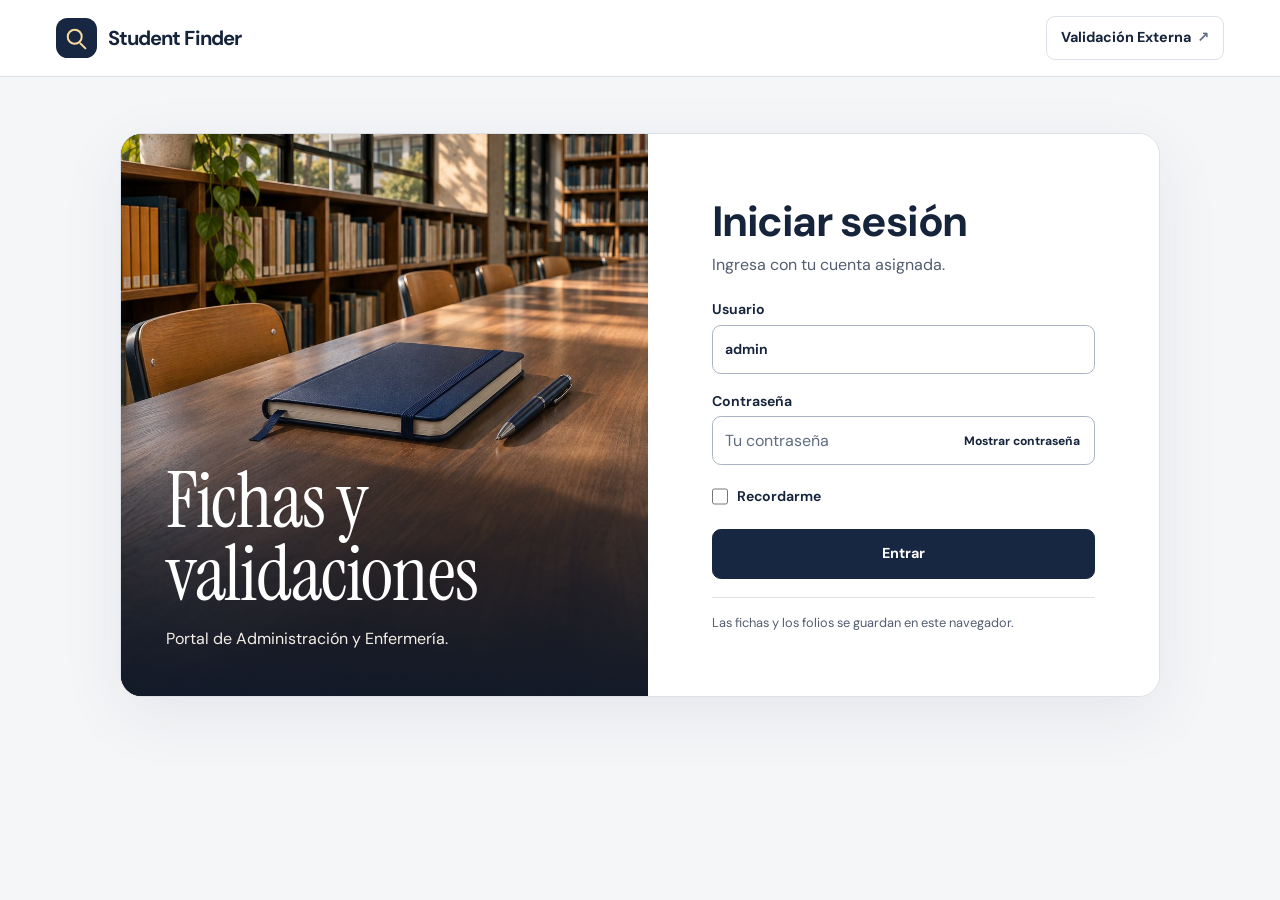
<file: index.html>
<!doctype html>
<html lang="es">
<head>
    <meta charset="utf-8">
    <meta name="viewport" content="width=device-width, initial-scale=1">
    <meta name="referrer" content="no-referrer">
    <meta http-equiv="Content-Security-Policy" content="default-src 'self'; script-src 'self' https://cdn.sheetjs.com; style-src 'self'; connect-src 'none'; img-src 'self' data:; object-src 'none'; base-uri 'none'; form-action 'none'">
    <title>Student Finder</title>
    <link rel="stylesheet" href="portal-local.css?v=18">
    <script src="https://cdn.sheetjs.com/xlsx-0.20.3/package/dist/xlsx.full.min.js"
        integrity="sha384-EnyY0/GSHQGSxSgMwaIPzSESbqoOLSexfnSMN2AP+39Ckmn92stwABZynq1JyzdT" crossorigin="anonymous" defer></script>
    <script type="module" src="portal-local.js?v=18"></script>
</head>
<body>
    <header class="app-header">
        <div class="header-inner">
            <div class="brand">
                <span class="brand-mark" aria-hidden="true"><span class="brand-lens"></span></span>
                <strong>Student Finder</strong>
            </div>
            <nav aria-label="Menú principal">
                <a class="button secondary external-link" href="validacion.html" target="_blank" rel="noopener">Validación Externa <span aria-hidden="true">↗</span></a>
                <span id="connected-user" class="connected-user" hidden></span>
                <button id="load-data" class="button primary" type="button" hidden>+ Agregar validación</button>
                <button id="logout" class="button quiet" type="button" hidden>Cerrar sesión</button>
            </nav>
        </div>
    </header>
    <main>
        <section id="entry" class="entry">
            <div class="entry-info">
                <div class="entry-caption">
                    <h1>Fichas y<br>
                        validaciones</h1>
                    <p>Portal de Administración y Enfermería.</p>
                </div>
            </div>
            <form id="login" class="panel stack" aria-describedby="login-hint">
                <div class="login-heading">
                    <h2>Iniciar sesión</h2>
                    <p id="login-hint" class="muted">Ingresa con tu cuenta asignada.</p>
                </div>
                <label>Usuario
                    <input name="username" autocomplete="username" required maxlength="32" autocapitalize="none" spellcheck="false" placeholder="Tu usuario" value="admin">
                </label>
                <label for="sign-in-password" class="password-label">Contraseña</label>
                <div class="password-field">
                    <input id="sign-in-password" name="password" type="password" autocomplete="current-password" required maxlength="256" placeholder="Tu contraseña">
                    <button id="reveal" class="button quiet" type="button" aria-controls="sign-in-password" aria-pressed="false">Mostrar contraseña</button>
                </div>
                <label class="check"><input name="remember" type="checkbox"> Recordarme</label>
                <button id="enter" class="button primary" type="submit" disabled>Entrar</button>
                <p id="login-status" class="message" role="status"></p>
                <p class="local-note">Las fichas y los folios se guardan en este navegador.</p>
                <noscript>Activa JavaScript para usar el portal.</noscript>
            </form>
        </section>

        <section id="workspace" class="stack workspace" hidden>
            <div class="welcome">
                <div>
                    <p class="eyebrow" id="role-label"></p>
                    <h1 id="welcome-title">Bienvenido</h1>
                </div>
            </div>
            <input id="import-file" type="file" accept=".xlsx,.xls" aria-label="Archivo de estudiantes" hidden>
            <section class="panel stack roster-panel" aria-labelledby="search-title">
                <div class="section-heading">
                    <h2 id="search-title">Buscar alumnos</h2>
                    <div class="actions">
                        <button id="open-import" class="button secondary" type="button" hidden>Cargar datos de Excel</button>
                        <button id="open-users" class="button secondary" type="button" hidden>Gestión de usuarios</button>
                        <button id="new-student" class="button secondary" type="button">Nuevo estudiante</button>
                    </div>
                </div>
                <label class="search-field"><span id="search-label">Nombre, apellido, curso o folio</span>
                    <span class="search-input">
                        <span class="brand-lens" aria-hidden="true"></span>
                        <input id="search" type="search" placeholder="Escribe para buscar" autocomplete="off" maxlength="160" aria-describedby="search-keyboard">
                    </span>
                </label>
                <p id="import-status" class="message" role="status" aria-atomic="true"></p>
                <p id="import-notes" class="muted import-notes"></p>
                <div id="search-results" class="stack" hidden>
                    <p id="search-keyboard" class="muted keyboard-hint" hidden>Usa ↑ y ↓ para elegir un estudiante y Enter para abrir su ficha.</p>
                    <p id="search-status" class="result-count" role="status"></p>
                    <div id="empty-results" class="empty-results" hidden>
                        <span class="empty-icon" aria-hidden="true"><span class="brand-lens"></span></span>
                        <p id="empty-results-message" class="muted"></p>
                    </div>
                    <ul id="results" class="list" aria-label="Resultados de búsqueda"></ul>
                </div>
            </section>
            <section id="student-card" class="panel stack student-card" hidden>
                <div class="student-heading">
                    <h2 id="student-name" tabindex="-1"></h2>
                    <div class="student-meta">
                        <p id="student-course" class="muted"></p>
                        <p id="student-rut" class="muted" hidden></p>
                    </div>
                </div>
                <div id="contact-cards" class="contact-cards"></div>
                <div class="actions student-actions">
                    <button id="copy-student" class="button secondary" type="button">Copiar datos</button>
                </div>
                <section id="student-validation-history" class="validation-history" hidden aria-labelledby="student-history-title">
                    <h3 id="student-history-title">Historial de validaciones</h3>
                    <ul id="student-history" class="list" aria-label="Historial de validaciones"></ul>
                </section>
            </section>
            <p id="workspace-status" class="message" role="status"></p>
        </section>
    </main>

    <dialog id="users-dialog" class="wide-dialog" aria-labelledby="users-title">
        <div class="stack">
            <div class="section-heading"><h2 id="users-title">Gestión de usuarios</h2><button type="button" class="button close">Cerrar</button></div>
            <div class="table-scroll"><table class="data-table">
                <thead><tr><th scope="col">Usuario</th><th scope="col">Rol</th><th scope="col">Estado</th><th scope="col">Acceso temporal</th><th scope="col">Acciones</th></tr></thead>
                <tbody id="user-list"></tbody>
            </table></div>
            <form id="user-form" class="stack">
                <h3 id="user-form-title">Crear usuario</h3>
                <div class="form-pair">
                    <label>Nombre de usuario <input name="username" required minlength="3" maxlength="32" autocomplete="off"></label>
                    <label>Rol <select name="role"><option value="consulta">Consulta</option><option value="admin">Administrador</option></select></label>
                </div>
                <label class="check"><input name="active" type="checkbox" checked> Cuenta activa</label>
                <p id="user-status" class="message" role="status"></p>
                <div class="actions"><button type="submit" class="button primary">Guardar usuario</button><button id="new-user" type="button" class="button secondary">Nuevo usuario</button></div>
            </form>
        </div>
    </dialog>

    <dialog id="password-dialog" aria-labelledby="password-title">
        <form id="password-change" class="stack">
            <h2 id="password-title">Cambia tu contraseña temporal</h2>
            <p class="muted">Elige una contraseña nueva de al menos 12 caracteres para esta cuenta en este navegador.</p>
            <label>Nueva contraseña <input name="password" type="password" minlength="12" maxlength="256" autocomplete="new-password" required></label>
            <label>Repite la contraseña <input name="confirmation" type="password" minlength="12" maxlength="256" autocomplete="new-password" required></label>
            <p id="password-status" class="message" role="status"></p>
            <div class="actions">
                <button type="submit" class="button primary">Guardar y entrar</button>
                <button type="button" class="button close">Volver</button>
            </div>
        </form>
    </dialog>

    <dialog id="record-dialog" aria-labelledby="record-title">
        <form id="record-form" class="stack">
            <h2 id="record-title">Agregar validación</h2>
            <p id="record-student" class="muted" hidden></p>
            <fieldset id="record-person">
                <legend>Alumno</legend>
                <div class="form-pair">
                    <label>Nombre <input name="given_names" required maxlength="100"></label>
                    <label>Apellidos <input name="family_names" required maxlength="100"></label>
                    <label id="record-rut">RUT <input name="rut" maxlength="16" placeholder="12.345.678-K"></label>
                    <label>Curso <input name="course" maxlength="80"></label>
                </div>
            </fieldset>
            <fieldset>
                <legend>Validación</legend>
                <div class="form-pair">
                    <label>Código o folio <input name="code" maxlength="64" placeholder="Se genera si lo dejas vacío"></label>
                    <label>Tipo de validación <input name="type" required maxlength="80"></label>
                    <label>Fecha de emisión <input name="issuedOn" type="date" required></label>
                    <label>Fecha de vencimiento <input name="expiresOn" type="date"></label>
                </div>
                <label>Estado
                    <select name="state"><option value="vigente">Vigente</option><option value="vencido">Vencido</option><option value="anulado">Anulado</option></select>
                </label>
                <label>Observaciones <textarea name="notes" rows="3" maxlength="1000"></textarea></label>
                <label class="check" id="publish-validation"><input name="published" type="checkbox"> Autorizar Validación Externa</label>
            </fieldset>
            <p id="record-status" class="message" role="status"></p>
            <div class="actions">
                <button type="submit" class="button primary">Guardar validación</button>
                <button type="button" class="button close">Cancelar</button>
            </div>
        </form>
    </dialog>

    <dialog id="student-dialog" aria-labelledby="student-title">
        <form id="student-form" class="stack">
            <h2 id="student-title">Ficha del estudiante</h2>
            <div class="form-pair">
                <label class="form-full">Nombre completo <input name="name" required maxlength="200"></label>
                <label>Curso <input name="course" maxlength="80"></label>
                <label id="student-rut-input">RUT <input name="rut" maxlength="16"></label>
            </div>
            <fieldset class="form-pair">
                <legend>Apoderado académico</legend>
                <label class="form-full">Nombre <input name="academic_name" maxlength="200"></label>
                <label>Teléfono <input name="academic_phone" type="tel" maxlength="80"></label>
                <label>Correo <input name="academic_email" type="email" maxlength="254"></label>
            </fieldset>
            <fieldset id="financial-fields" class="form-pair">
                <legend>Apoderado de cuentas</legend>
                <label class="check form-full"><input id="same-contact" type="checkbox"> Mismo apoderado</label>
                <label class="form-full">Nombre <input name="financial_name" maxlength="200"></label>
                <label>Teléfono <input name="financial_phone" type="tel" maxlength="80"></label>
                <label>Correo <input name="financial_email" type="email" maxlength="254"></label>
            </fieldset>
            <p id="student-status" class="message" role="status"></p>
            <div class="actions">
                <button type="submit" class="button primary">Guardar</button>
                <button type="button" class="button close">Cancelar</button>
            </div>
        </form>
    </dialog>
    <dialog id="folio-dialog" aria-labelledby="folio-title">
        <form id="folio-form" class="stack">
            <h2 id="folio-title">Folio de validación</h2>
            <label>Vigente hasta <input name="expiresOn" type="date"></label>
            <label class="check"><input name="published" type="checkbox"> Autorizar consulta del estado</label>
            <label class="check"><input name="annulled" type="checkbox"> Anular folio</label>
            <div id="folio-result" class="stack" hidden>
                <label>Folio <input id="folio-code" readonly></label>
                <button id="copy-folio" class="button secondary" type="button">Copiar folio</button>
            </div>
            <p id="folio-status" class="message" role="status"></p>
            <div class="actions">
                <button type="submit" class="button primary">Guardar folio</button>
                <button type="button" class="button close">Cerrar</button>
            </div>
        </form>
    </dialog>
</body>
</html>
</file>
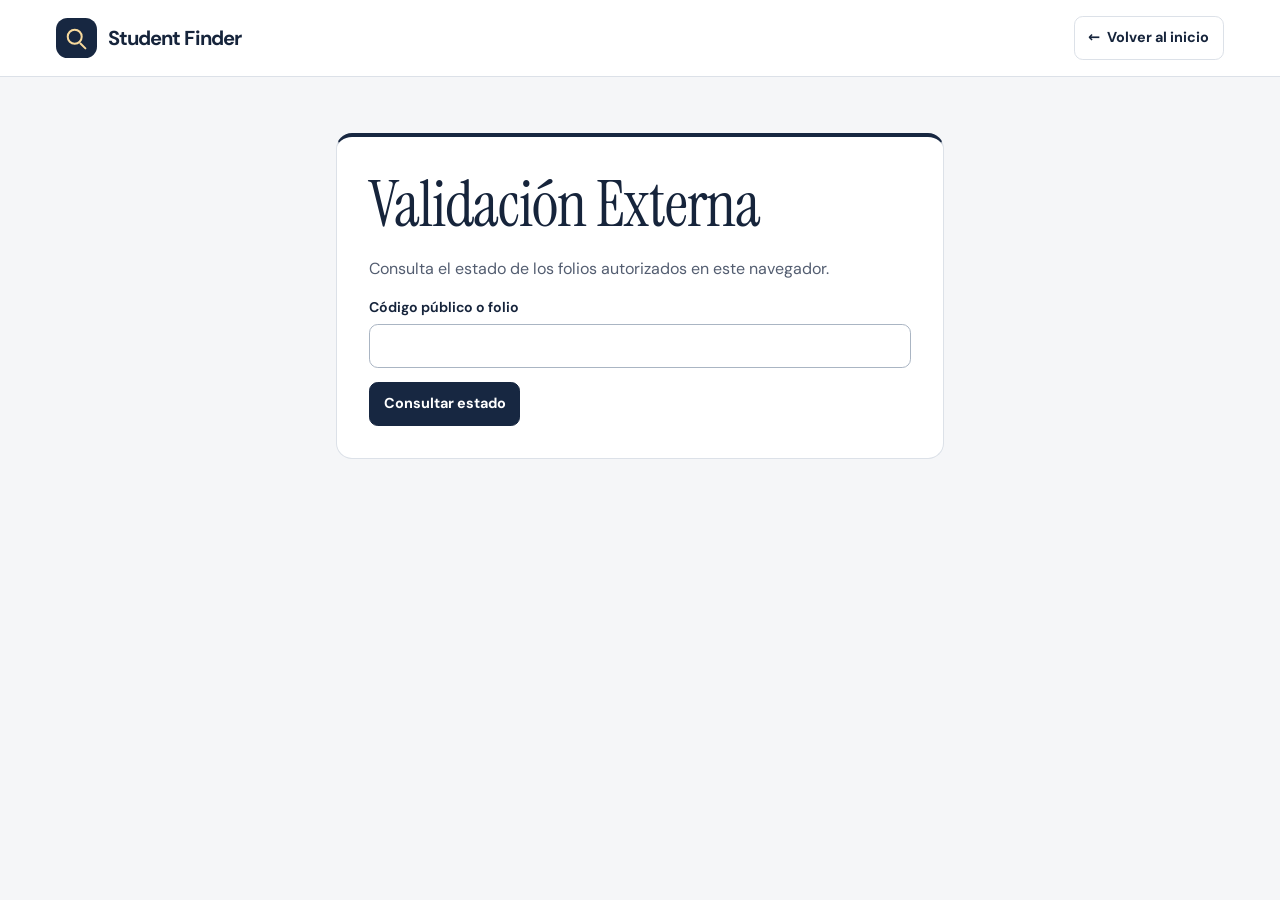
<file: validacion.html>
<!doctype html>
<html lang="es">
<head>
    <meta charset="utf-8">
    <meta name="viewport" content="width=device-width, initial-scale=1">
    <meta name="referrer" content="no-referrer">
    <meta http-equiv="Content-Security-Policy" content="default-src 'self'; script-src 'self'; style-src 'self'; connect-src 'none'; object-src 'none'; base-uri 'none'; form-action 'none'">
    <title>Validación Externa · Student Finder</title>
    <link rel="stylesheet" href="portal-local.css?v=18">
    <script type="module" src="validacion.js?v=15"></script>
</head>
<body>
    <header class="app-header">
        <div class="header-inner">
            <div class="brand">
                <span class="brand-mark" aria-hidden="true"><span class="brand-lens"></span></span>
                <strong>Student Finder</strong>
            </div>
            <a class="button secondary" href="./"><span aria-hidden="true">←&ensp;</span>Volver al inicio</a>
        </div>
    </header>
    <main class="external-main">
        <section class="panel stack external-panel">
            <h1>Validación Externa</h1>
            <p class="muted">Consulta el estado de los folios autorizados en este navegador.</p>
            <form id="public-validation" class="stack">
                <label>Código público o folio
                    <input name="code" required maxlength="40" spellcheck="false" autocomplete="off" autocapitalize="none">
                </label>
                <button class="button primary" type="submit">Consultar estado</button>
            </form>
            <p class="message" id="public-status" role="status"></p>
        </section>
    </main>
</body>
</html>
</file>
<file: portal-local.css>
@font-face {
    font-family: "DM Sans";
    src: url("dm-sans.woff2") format("woff2");
    font-weight: 400 700;
    font-display: swap;
}
@font-face {
    font-family: "Instrument Serif";
    src: url("instrument-serif.woff2") format("woff2");
    font-weight: 400;
    font-display: swap;
}
:root {
    color-scheme: light;
    --ink: #16243b;
    --muted: #535d70;
    --navy: #172741;
    --navy-hover: #263c5d;
    --line: #dce1e8;
    --white: #fff;
    --canvas: #f5f6f8;
    --tint: #eef2f7;
    --danger: #9a352e;
    --display: "Instrument Serif", Georgia, serif;
    font: 16px/1.5 "DM Sans", system-ui, sans-serif;
    color: var(--ink);
    background: var(--canvas);
}
* { box-sizing: border-box; }
[hidden] { display: none !important; }
body { margin: 0; min-height: 100vh; }
p, h1, h2, h3 { margin: 0; }
h1, h2, h3 { line-height: 1.13; }
h2 { font-size: clamp(1.3rem, 3vw, 1.65rem); letter-spacing: -.035em; }
input, button, select, textarea { font: inherit; }
:focus-visible { outline: 3px solid #315fa4; outline-offset: 3px; }

.app-header { background: var(--white); border-bottom: 1px solid var(--line); }
.header-inner {
    max-width: 78rem;
    min-height: 4.75rem;
    margin: 0 auto;
    padding: .75rem clamp(1rem, 4vw, 2.5rem);
    display: flex;
    align-items: center;
    justify-content: space-between;
    gap: .65rem 1rem;
    flex-wrap: wrap;
}
.brand, nav, .actions { display: flex; gap: .55rem; align-items: center; flex-wrap: wrap; }
.brand { gap: .68rem; flex-wrap: nowrap; }
.brand strong { letter-spacing: -.045em; font-size: 1.26rem; white-space: nowrap; }
.brand-mark {
    display: grid;
    place-items: center;
    flex: 0 0 2.55rem;
    width: 2.55rem;
    height: 2.55rem;
    border-radius: .72rem;
    background: var(--navy);
    color: #f8da9d;
}
.brand-lens {
    display: block;
    position: relative;
    width: 1rem;
    height: 1rem;
    border-radius: 50%;
    border: 2px solid currentColor;
    transform: translate(-.08rem, -.08rem);
}
.brand-lens::after {
    content: "";
    position: absolute;
    top: 88%;
    left: 88%;
    width: .58rem;
    height: .13rem;
    border-radius: .15rem;
    background: currentColor;
    transform: rotate(45deg);
    transform-origin: left center;
}
.connected-user {
    display: inline-flex;
    align-items: center;
    gap: .4rem;
    margin-inline: .35rem;
    color: var(--ink);
    font-size: .88rem;
    font-weight: 700;
}
.connected-user::before { content: ""; width: .45rem; height: .45rem; border-radius: 50%; background: #35816b; }
.external-link span { margin-left: .4rem; color: #5c6c85; }
main {
    width: min(76rem, 100%);
    margin: 0 auto;
    padding: clamp(1.25rem, 5vw, 3.5rem) clamp(1rem, 4vw, 2.5rem) 3.5rem;
}

.entry {
    display: grid;
    grid-template-columns: minmax(0, 1.03fr) minmax(0, 1fr);
    width: min(65rem, 100%);
    margin: 0 auto;
    min-height: 35rem;
    border-radius: 1.35rem;
    overflow: hidden;
    background: var(--white);
    border: 1px solid var(--line);
    box-shadow: 0 18px 65px #15294413;
}
.entry-info {
    display: grid;
    align-items: end;
    padding: clamp(1.35rem, 4vw, 2.8rem);
    background:
        linear-gradient(180deg, transparent 32%, #101c2b38 54%, #101929f2 100%),
        url("portada-biblioteca.jpg") center 51% / cover no-repeat var(--navy);
    color: var(--white);
}
.entry-caption h1, .welcome h1, .external-panel h1 {
    font-family: var(--display);
    font-weight: 400;
    letter-spacing: -.015em;
}
.entry-caption h1 { font-size: clamp(3.2rem, 6.1vw, 5.6rem); line-height: .93; }
.entry-caption p { margin-top: 1.05rem; color: #f5efe7; font-size: clamp(.87rem, 2vw, 1rem); }
.panel {
    background: var(--white);
    border: 1px solid var(--line);
    border-radius: 1rem;
    padding: clamp(1.1rem, 3.2vw, 2rem);
}
.entry .panel {
    align-content: center;
    gap: 1.06rem;
    border: 0;
    padding: clamp(1.6rem, 5vw, 4rem);
}
.login-heading { margin-bottom: .28rem; }
.login-heading h2 { font-size: clamp(1.9rem, 4vw, 2.65rem); margin-bottom: .45rem; }
.password-label { margin-bottom: -.8rem; }
.password-field { position: relative; }
.password-field #sign-in-password { padding-right: 9.1rem; }
.password-field .button {
    position: absolute;
    inset: 50% .38rem auto auto;
    transform: translateY(-50%);
    width: 8.4rem;
    font-size: .76rem;
    padding: .1rem .25rem;
}
.entry input:not([type="checkbox"]) { min-height: 49px; }
.entry .button.primary { min-height: 50px; margin-top: .12rem; }
.local-note { padding-top: .9rem; margin-top: .08rem; border-top: 1px solid var(--line); color: var(--muted); font-size: .8rem; }

.stack { display: grid; gap: .85rem; }
.muted { color: var(--muted); }
.muted, .message { overflow-wrap: anywhere; }
.message { color: #214d4a; font-weight: 650; }
.message:empty, .list:empty, .import-notes:empty { display: none; }
label { display: grid; gap: .35rem; color: var(--ink); font-size: .88rem; font-weight: 650; }
label.check { display: flex; align-items: center; gap: .55rem; min-height: 28px; }
input[type="checkbox"] { margin: 0; width: 1.05rem; height: 1.05rem; accent-color: var(--navy); }
input:not([type="checkbox"]), select, textarea {
    width: 100%;
    min-width: 0;
    min-height: 44px;
    padding: .55rem .8rem;
    color: var(--ink);
    background: var(--white);
    border: 1px solid #aab5c3;
    border-radius: .55rem;
}
input::placeholder { color: #606d80; }
input[readonly] { background: var(--tint); }
.button {
    min-height: 44px;
    border: 1px solid var(--line);
    border-radius: .55rem;
    padding: .5rem .85rem;
    background: var(--white);
    color: var(--ink);
    font-size: .9rem;
    font-weight: 700;
    cursor: pointer;
    transition: background-color .15s, border-color .15s;
}
a.button { display: inline-flex; align-items: center; text-decoration: none; }
.button:hover { background: var(--tint); border-color: #aab5c3; }
.button.primary { border-color: var(--navy); background: var(--navy); color: var(--white); }
.button.primary:hover { background: var(--navy-hover); border-color: var(--navy-hover); }
.button.quiet { border-color: transparent; background: transparent; }
.button.quiet:hover { background: var(--tint); }
.button.danger { color: var(--danger); }
.button:disabled { opacity: .55; cursor: default; }

.workspace { gap: 1.75rem; }
.welcome {
    padding: clamp(1.4rem, 4vw, 2.6rem);
    border-radius: 1rem;
    color: var(--white);
    background: radial-gradient(circle at 100% 90%, #304365 0 16%, transparent 16.25% 24%, #2a3c5b 24.25% 24.55%, transparent 24.8%),
        linear-gradient(112deg, #172741 42%, #223654 100%);
}
.welcome h1 { font-size: clamp(2.6rem, 6.1vw, 4.65rem); line-height: .99; }
.eyebrow { margin-bottom: .65rem; color: #f8da9d; font-size: .85rem; font-weight: 700; letter-spacing: .025em; }
.roster-panel { gap: 1.25rem; }
.section-heading { display: flex; align-items: center; justify-content: space-between; flex-wrap: wrap; gap: .85rem; }
.search-input { position: relative; display: block; }
.search-input .brand-lens { position: absolute; top: calc(50% - .45rem); left: 1rem; color: #556883; pointer-events: none; }
.search-field input { min-height: 55px; padding-left: 2.65rem; background: #fafbfd; font-size: 1.05rem; }
.result-count { font-size: .87rem; font-weight: 700; color: var(--muted); }
.keyboard-hint { font-size: .82rem; }
#results { display: grid; gap: .65rem; }
#results li { padding: 0; border: 0; }
.result-open {
    display: flex;
    align-items: center;
    justify-content: space-between;
    flex-wrap: wrap;
    gap: .9rem;
    width: 100%;
    padding: 1.15rem 1rem;
    border-radius: .65rem;
    text-align: left;
    font-weight: 400;
}
.result-open:focus-visible { outline: 3px solid #315fa4; outline-offset: 3px; background: var(--tint); }
.result-action { padding: .65rem .85rem; border: 1px solid var(--line); border-radius: .55rem; font-weight: 700; white-space: nowrap; }
.empty-results {
    display: grid;
    justify-items: center;
    gap: .75rem;
    padding: clamp(1.3rem, 4vw, 2.15rem) .9rem;
    border: 1px dashed #bbc7d5;
    border-radius: .75rem;
    background: #f8fafd;
    text-align: center;
}
.empty-results p { max-width: 35ch; font-size: .94rem; }
.empty-icon, .result-avatar {
    display: grid;
    place-items: center;
    width: 2.65rem;
    height: 2.65rem;
    border-radius: .65rem;
    color: #324b6b;
    background: #e7edf6;
}
.result-profile { display: flex; align-items: center; gap: 1rem; flex: 1 1 15rem; min-width: 0; }
.result-avatar { flex: 0 0 2.65rem; font-size: .83rem; font-weight: 700; }
.result-line { min-width: 0; display: grid; gap: .14rem; overflow-wrap: anywhere; }
.result-line > span { color: var(--muted); font-size: .88rem; }
.state-labels { display: flex; gap: .35rem; flex-wrap: wrap; margin-top: .18rem; }
.state-label { padding: .14rem .5rem; border-radius: .4rem; background: #e5f4ea; color: #19573e; font-size: .78rem; font-weight: 700; }
.state-label[data-state="vencido"] { background: #fcf0d7; color: #724913; }
.state-label[data-state="anulado"] { background: #fbe8e5; color: #852f2a; }
.student-card { gap: 1.75rem; box-shadow: 0 6px 24px #17274108; }
.student-heading { display: grid; gap: .75rem; padding-bottom: 1.5rem; border-bottom: 1px solid var(--line); }
.student-heading h2 { font-size: clamp(1.65rem, 4vw, 2.2rem); line-height: 1.2; overflow-wrap: anywhere; }
.student-meta { display: flex; gap: .5rem 1.5rem; flex-wrap: wrap; font-size: .95rem; }
.student-actions { gap: .75rem; }
.student-card h3 { font-size: 1.05rem; line-height: 1.4; }
.validation-history { display: grid; gap: 1.25rem; padding-top: 1.5rem; border-top: 1px solid var(--line); }
.validation-detail { flex: 1 1 18rem; display: grid; gap: .65rem; overflow-wrap: anywhere; }
.validation-detail strong { font-size: 1.1rem; line-height: 1.5; }
.validation-detail p { color: var(--muted); white-space: pre-wrap; line-height: 1.7; }
.form-pair { display: grid; grid-template-columns: repeat(2, minmax(0, 1fr)); gap: 1.1rem 1.25rem; }
.form-full { grid-column: 1 / -1; }
.import-notes { font-size: .9rem; }
.list { margin: 0; padding: 0; list-style: none; }
.list li {
    display: flex;
    gap: .75rem;
    align-items: center;
    justify-content: space-between;
    flex-wrap: wrap;
    border-top: 1px solid var(--line);
    padding: .85rem 0;
}
.list li:last-child { padding-bottom: 0; }
.contact-cards { display: grid; grid-template-columns: repeat(2, minmax(0, 1fr)); gap: 1.25rem; }
.contact-cards section {
    display: grid;
    align-content: start;
    gap: .8rem;
    min-width: 0;
    padding: clamp(1.15rem, 3vw, 1.6rem);
    border: 1px solid var(--line);
    background: #fafbfd;
    border-radius: .9rem;
    overflow-wrap: anywhere;
}
.contact-cards h3 { padding-bottom: .85rem; border-bottom: 1px solid var(--line); color: #445570; }
.contact-cards p { line-height: 1.7; }
.contact-cards p:nth-child(2) { font-size: 1.08rem; font-weight: 650; }
.contact-cards:has(> section:nth-child(3)) > section:first-child { grid-column: 1 / -1; grid-template-columns: repeat(2, minmax(0, 1fr)); }
.contact-cards:has(> section:nth-child(3)) > section:first-child h3 { grid-column: 1 / -1; }
#student-history { display: grid; gap: 1rem; }
#student-history > li {
    align-items: flex-start;
    gap: 1.25rem;
    padding: clamp(1.1rem, 3vw, 1.5rem);
    border: 1px solid var(--line);
    border-radius: .85rem;
    background: #fafbfd;
}
#student-history > li > .actions {
    flex: 1 0 100%;
    justify-content: flex-end;
    gap: .75rem;
    padding-top: 1rem;
    border-top: 1px solid var(--line);
}
main.external-main { max-width: 43rem; }
.external-panel { gap: 1rem; border-top: 4px solid var(--navy); }
.external-panel h1 { font-size: clamp(2.8rem, 7vw, 4rem); }
.external-panel button { justify-self: start; }
dialog {
    width: min(38rem, calc(100% - 1.5rem));
    max-height: calc(100dvh - 1.5rem);
    padding: clamp(1.1rem, 4vw, 1.9rem);
    background: var(--white);
    border: 1px solid var(--line);
    border-radius: 1rem;
    box-shadow: 0 20px 72px #0e1b3066;
    color: var(--ink);
}
dialog::backdrop { background: #0e1b30af; }
fieldset { display: grid; gap: .65rem; min-width: 0; margin: 0; border: 1px solid var(--line); border-radius: .65rem; padding: .85rem; }
legend { padding: 0 .25rem; font-weight: 700; }
#record-dialog, #student-dialog { width: min(52rem, calc(100% - 2rem)); padding: clamp(1.15rem, 4vw, 2rem); }
#record-dialog .stack, #student-dialog .stack { gap: 1.4rem; }
#record-dialog fieldset, #student-dialog fieldset {
    gap: 1.1rem;
    padding: clamp(1rem, 3vw, 1.5rem);
    border-radius: .85rem;
    background: #fafbfd;
}
#record-dialog label, #student-dialog label { gap: .5rem; }
#record-dialog input:not([type="checkbox"]), #student-dialog input:not([type="checkbox"]), #record-dialog select { min-height: 49px; }
#record-dialog textarea { min-height: 110px; resize: vertical; }
#record-dialog form > .actions, #student-dialog form > .actions {
    justify-content: flex-end;
    gap: .75rem;
    padding-top: 1.2rem;
    border-top: 1px solid var(--line);
}

@media (max-width: 45rem) {
    .contact-cards { grid-template-columns: minmax(0, 1fr); }
    .contact-cards:has(> section:nth-child(3)) > section:first-child { grid-template-columns: minmax(0, 1fr); }
    .entry { grid-template-columns: 1fr; min-height: auto; }
    .entry-info { min-height: 13.5rem; background-position: center, center 47%; }
    .entry-caption h1 { font-size: clamp(2.6rem, 9vw, 3.8rem); }
    .entry-caption h1 br { display: none; }
    .entry-caption p { margin-top: .45rem; }
    .entry .panel { border-radius: 0; }
}
@media (max-width: 33rem) {
    .header-inner:has(.connected-user:not([hidden])) nav { flex-basis: 100%; }
    .form-pair { grid-template-columns: 1fr; }
    .brand strong { font-size: 1.1rem; }
    .external-link { font-size: .8rem; }
    .section-heading .actions .button { flex: 1 0 auto; }
}
@media (prefers-reduced-motion: reduce) { .button { transition: none; } }

.table-scroll { width: 100%; min-width: 0; overflow-x: auto; border: 1px solid var(--line); border-radius: .75rem; }
.data-table { width: 100%; min-width: 32rem; border-collapse: collapse; text-align: left; font-size: .93rem; }
.data-table th, .data-table td { padding: 1rem 1.1rem; vertical-align: top; border-bottom: 1px solid var(--line); }
.data-table th { background: #f0f3f8; font-size: .84rem; line-height: 1.5; font-weight: 700; }
.data-table td { line-height: 1.6; overflow-wrap: anywhere; }
.data-table tbody tr:last-child td { border-bottom: 0; }
.data-table .actions { gap: .5rem; }
.data-table .button { white-space: nowrap; }
.wide-dialog { width: min(72rem, calc(100% - 2rem)); }
.wide-dialog .stack { gap: 1.25rem; }
.wide-dialog form { padding-top: 1rem; }
.wide-dialog input:not([type="checkbox"]), .wide-dialog select { min-height: 48px; }
.wide-dialog form > .actions { justify-content: flex-end; padding-top: 1rem; border-top: 1px solid var(--line); }
.wide-dialog details > div { padding-top: 1rem; }
.wide-dialog code { font-size: .85rem; overflow-wrap: anywhere; }
#user-form { border-top: 1px solid var(--line); }
@media (max-width: 33rem) {
    .wide-dialog { width: calc(100% - 1rem); }
    .data-table th, .data-table td { padding: .8rem; }
}
</file>
